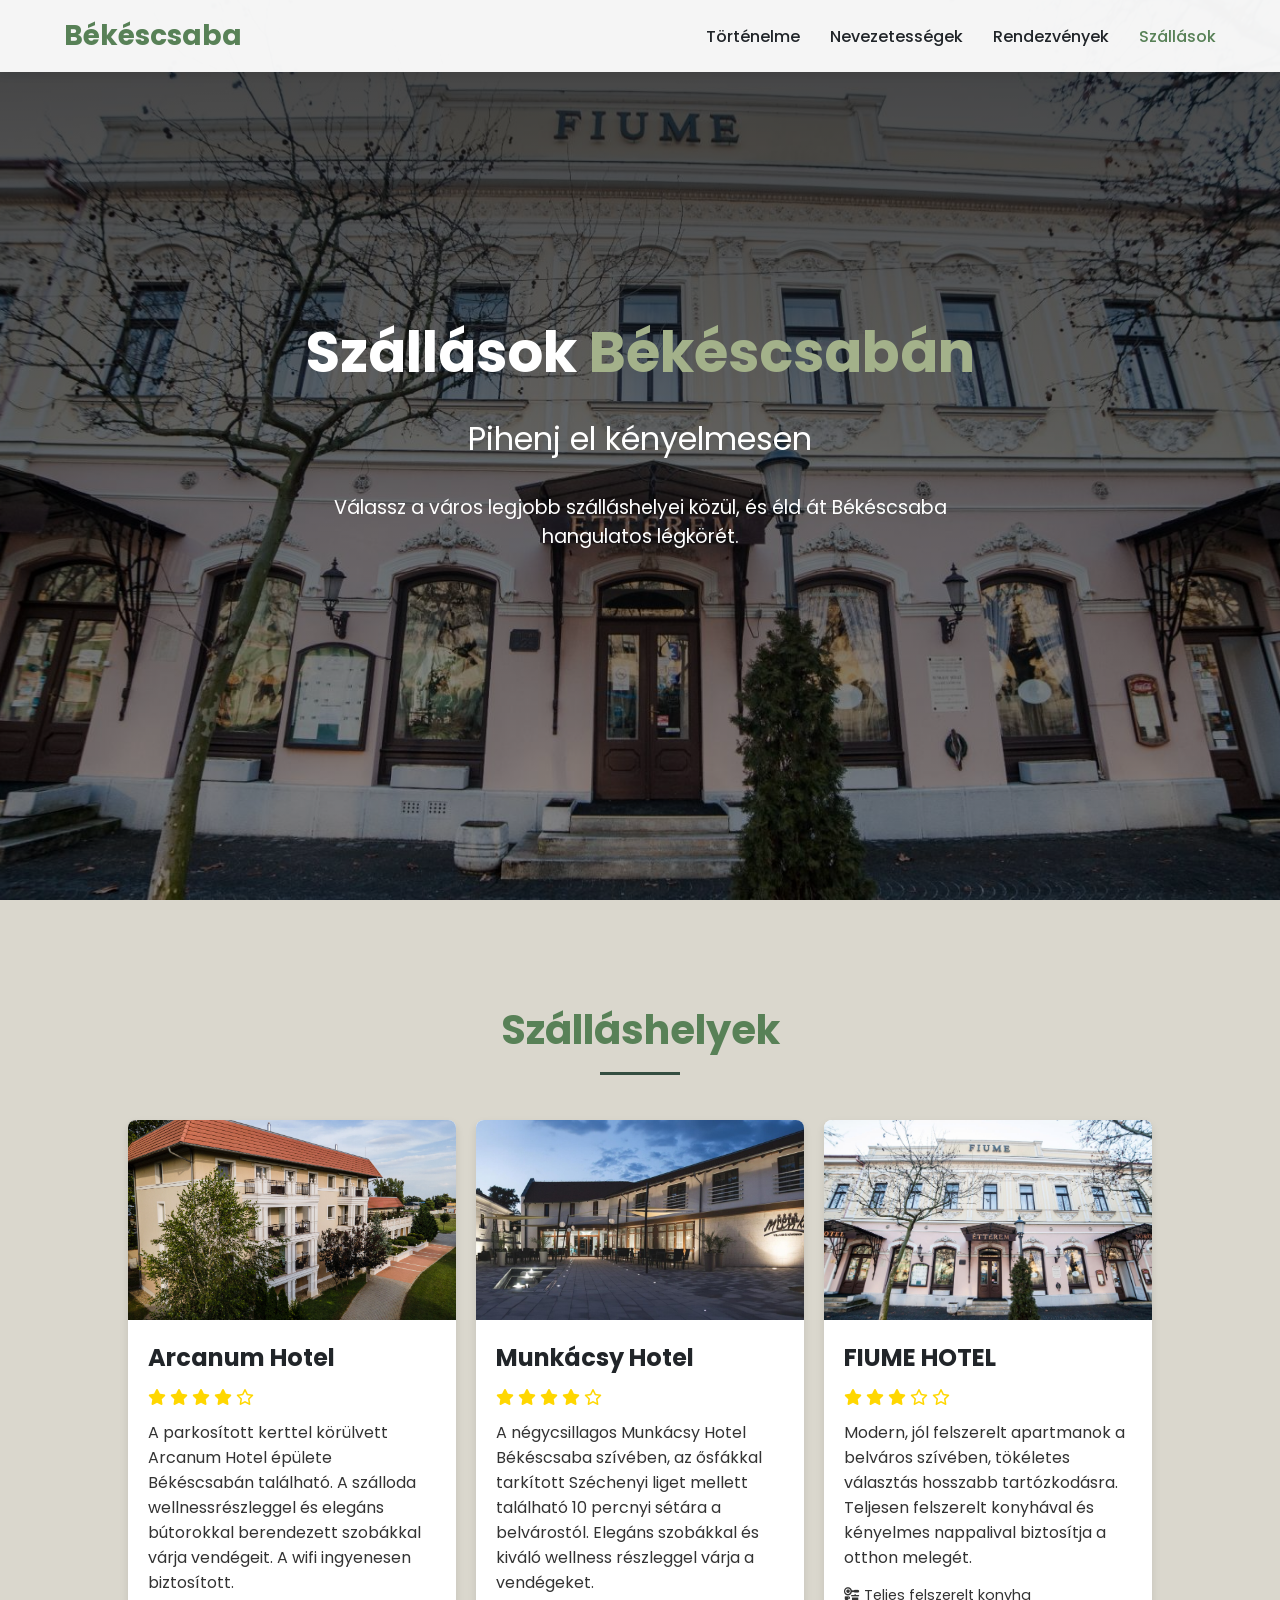
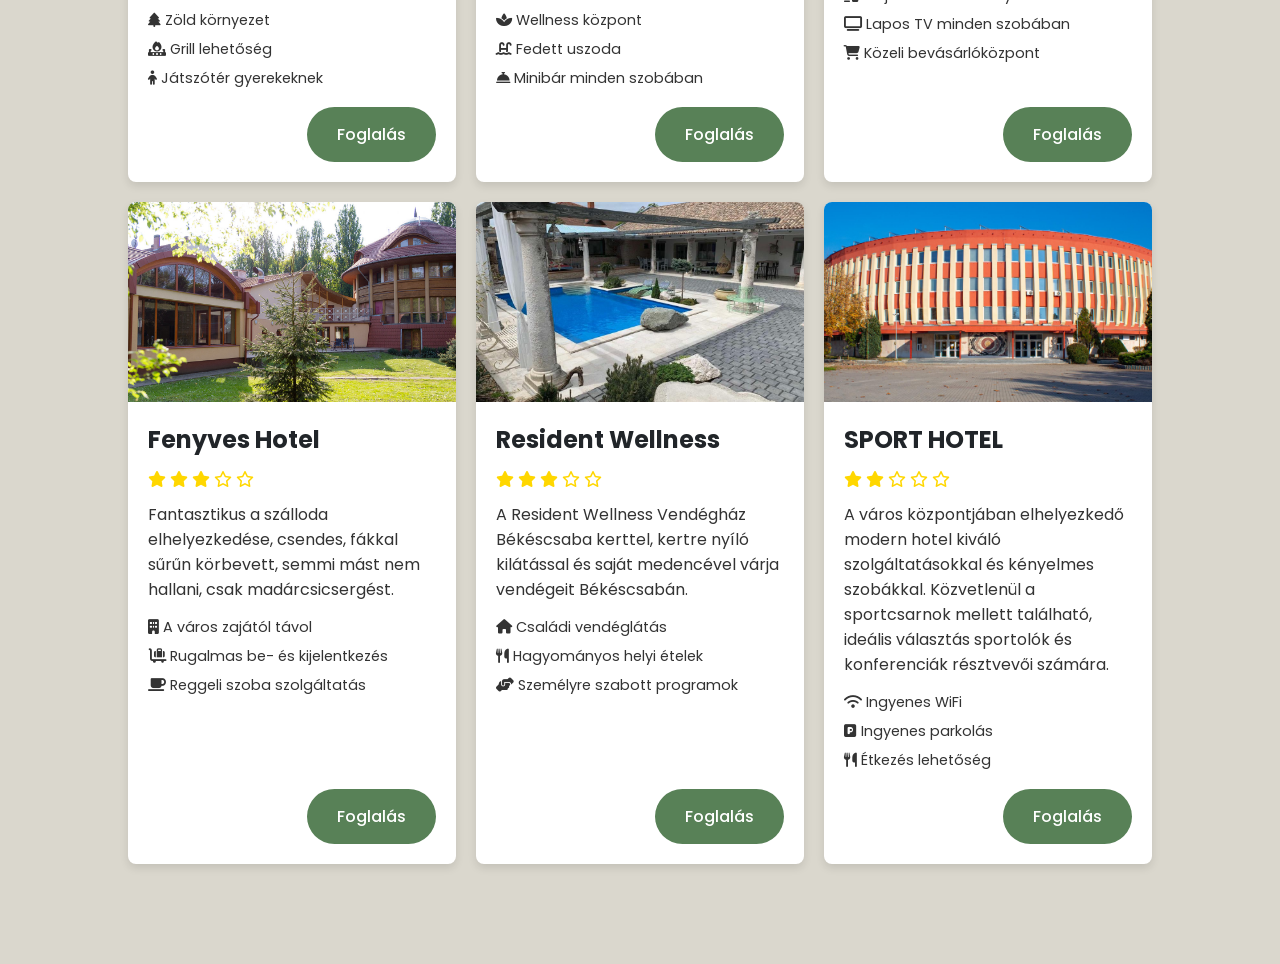
<file: szallasok.html>
<!DOCTYPE html>
<html lang="hu">
<head>
    <meta charset="UTF-8">
    <meta name="viewport" content="width=device-width, initial-scale=1.0">
    <title>Békéscsaba szállásai</title>
    <link rel="icon" href="assets/Bcs_kerek.png">
    <link rel="stylesheet" href="https://cdnjs.cloudflare.com/ajax/libs/font-awesome/6.4.0/css/all.min.css">
    <link href="https://fonts.googleapis.com/css2?family=Poppins:wght@300;400;500;600;700&display=swap" rel="stylesheet">
    <link rel="stylesheet" href="style.css">
</head>
<body>
<!-- Header -->
    <header>
        <a href="index.html" class="logo">Békéscsaba</a>
        <nav class="desktop-nav">
            <ul>
                <li><a href="tortenet.html">Történelme</a></li>
                <li><a href="nevezetessegek.html">Nevezetességek</a></li>
                <li><a href="rendezvenyek.html">Rendezvények</a></li>
                <li><a href="szallasok.html" style="color: #588157;">Szállások</a></li>
            </ul>
        </nav>

        <!-- mobile menu -->
         <button class="mobile-toggle" id="mobileToggle">
            <i class="fas fa-bars"></i>
         </button>
    </header>

    <!-- mobile nav -->
     <nav class="mobile-nav" id="mobileNav">
        <ul>
            <li><a href="tortenet.html">Történelme</a></li>
            <li><a href="nevezetessegek.html">Nevezetességek</a></li>
            <li><a href="rendezvenyek.html">Rendezvények</a></li>
            <li><a href="szallasok.html" style="color: #588157;">Szállások</a></li>
        </ul>
    </nav>
    <div class="mobile-nav-overlay" id="mobileNavOverlay"></div>

    <!-- Hero Section -->
    <section class="hero szallas-hero" >
        <h1>Szállások <span style="color: #A3B18A;">Békéscsabán</span></h1>
        <h2>Pihenj el kényelmesen</h2>
        <p>Válassz a város legjobb szálláshelyei közül, és éld át Békéscsaba hangulatos légkörét.</p>
    </section>

    <!-- Accommodation Content -->
    <section>
        <div class="section-title">
            <h2>Szálláshelyek</h2>
        </div>
        
        <div class="accommodation-cards accommodation-cards-page">
            <div class="accommodation-card animate-on-scroll">
                <div class="accommodation-image">
                    <img src="assets/arcanum.jpg" alt="Arcanum Hotel">
                </div>
                <div class="accommodation-info">
                    <h3>Arcanum Hotel</h3>
                    <div class="rating">
                        <i class="fas fa-star"></i>
                        <i class="fas fa-star"></i>
                        <i class="fas fa-star"></i>
                        <i class="fas fa-star"></i>
                        <i class="far fa-star"></i>
                    </div>
                    <p>A parkosított kerttel körülvett Arcanum Hotel épülete Békéscsabán található. A szálloda wellnessrészleggel és elegáns bútorokkal berendezett szobákkal várja vendégeit. A wifi ingyenesen biztosított.</p>
                    <div class="accommodation-details">
                        <p><i class="fas fa-tree"></i> Zöld környezet</p>
                        <p><i class="fas fa-fire-burner"></i> Grill lehetőség</p>
                        <p><i class="fas fa-child"></i> Játszótér gyerekeknek</p>
                    </div>
                    <a href="https://www.booking.com/hotel/hu/arcanum.hu.html?label=New_Hungarian_HU_HU_27026335825-wlPCTe9zobTDVAegpDTs0QS217291933114%3Apl%3Ata%3Ap1%3Ap2%3Aac%3Aap%3Aneg%3Afi%3Atidsa-64415415025%3Alp9105743%3Ali%3Adec%3Adm&gclid=CjwKCAjw89jGBhB0EiwA2o1OnxrMG_zXa_MBnYN1rHligN1v_1Le8htu8Z4qy7wMdgcMI06xWQLRExoCFd0QAvD_BwE&aid=318615" target="_blank" class="foglalas-button">Foglalás</a>
                </div>
            </div>

            
            <div class="accommodation-card animate-on-scroll">
                <div class="accommodation-image">
                    <img src="assets/Munkacsy-hotel.jpg" alt="Munkácsy Hotel">
                </div>
                <div class="accommodation-info">
                    <h3>Munkácsy Hotel</h3>
                    <div class="rating">
                        <i class="fas fa-star"></i>
                        <i class="fas fa-star"></i>
                        <i class="fas fa-star"></i>
                        <i class="fas fa-star"></i>
                        <i class="far fa-star"></i>
                    </div>
                    <p>A négycsillagos Munkácsy Hotel Békéscsaba szívében, az ősfákkal tarkított Széchenyi liget mellett található 10 percnyi sétára a belvárostól. Elegáns szobákkal és kiváló wellness részleggel várja a vendégeket.</p>
                    <div class="accommodation-details">
                        <p><i class="fas fa-spa"></i> Wellness központ</p>
                        <p><i class="fas fa-swimming-pool"></i> Fedett uszoda</p>
                        <p><i class="fas fa-concierge-bell"></i> Minibár minden szobában</p>
                    </div>
                    <a href="https://www.booking.com/hotel/hu/munkacsy.hu.html?label=New_Hungarian_HU_HU_27026335825-wlPCTe9zobTDVAegpDTs0QS217291933114%3Apl%3Ata%3Ap1%3Ap2%3Aac%3Aap%3Aneg%3Afi%3Atidsa-64415415025%3Alp9105743%3Ali%3Adec%3Adm&gclid=CjwKCAjw89jGBhB0EiwA2o1OnxrMG_zXa_MBnYN1rHligN1v_1Le8htu8Z4qy7wMdgcMI06xWQLRExoCFd0QAvD_BwE&aid=318615" target="_blank" class="foglalas-button">Foglalás</a>
                </div>
            </div>
            
            <div class="accommodation-card animate-on-scroll">
                <div class="accommodation-image">
                    <img src="assets/IMG_1855-1920x990.jpg" alt="Fiume Hotel">
                </div>
                <div class="accommodation-info">
                    <h3>FIUME HOTEL</h3>
                    <div class="rating">
                        <i class="fas fa-star"></i>
                        <i class="fas fa-star"></i>
                        <i class="fas fa-star"></i>
                        <i class="far fa-star"></i>
                        <i class="far fa-star"></i>
                    </div>
                    <p>Modern, jól felszerelt apartmanok a belváros szívében, tökéletes választás hosszabb tartózkodásra. Teljesen felszerelt konyhával és kényelmes nappalival biztosítja a otthon melegét.</p>
                    <div class="accommodation-details">
                        <p><i class="fas fa-kitchen-set"></i> Teljes felszerelt konyha</p>
                        <p><i class="fas fa-tv"></i> Lapos TV minden szobában</p>
                        <p><i class="fas fa-shopping-cart"></i> Közeli bevásárlóközpont</p>
                    </div>
                    <a href="https://www.booking.com/hotel/hu/fiume.hu.html?aid=319854&label=fiume-cOgc5Paw0t8Oel0l4_opCgS466258772041%3Apl%3Ata%3Ap1%3Ap2%3Aac%3Aap%3Aneg%3Afi%3Atikwd-685615829%3Alp9105743%3Ali%3Adec%3Adm%3Appccp%3DUmFuZG9tSVYkc2RlIyh9YfebvPBbIhsA9v88nhiHKmI&sid=0a68bb53970cf74b8871a878336ee9a8&dest_id=-849536&dest_type=city&dist=0&group_adults=2&group_children=0&hapos=1&hpos=1&no_rooms=1&req_adults=2&req_children=0&room1=A%2CA&sb_price_type=total&sr_order=popularity&srepoch=1758903055&srpvid=54b471c5883b0468&type=total&ucfs=1&" target="_blank" class="foglalas-button">Foglalás</a>
                </div>
            </div>
            
            
            
            <div class="accommodation-card animate-on-scroll">
                <div class="accommodation-image">
                    <img src="assets/fenyveshotel.jpg" alt="Fenyves Hotel">
                </div>
                <div class="accommodation-info">
                    <h3>Fenyves Hotel</h3>
                    <div class="rating">
                        <i class="fas fa-star"></i>
                        <i class="fas fa-star"></i>
                        <i class="fas fa-star"></i>
                        <i class="far fa-star"></i>
                        <i class="far fa-star"></i>
                    </div>
                    <p>Fantasztikus a szálloda elhelyezkedése, csendes, fákkal sűrűn körbevett, semmi mást nem hallani, csak madárcsicsergést.</p>
                    <div class="accommodation-details">
                        <p><i class="fas fa-building"></i> A város zajától távol</p>
                        <p><i class="fas fa-luggage-cart"></i> Rugalmas be- és kijelentkezés</p>
                        <p><i class="fas fa-coffee"></i> Reggeli szoba szolgáltatás</p>
                    </div>
                    <a href="https://www.booking.com/hotel/hu/fenyves-ba-c-ka-c-scsaba.hu.html?label=New_Hungarian_HU_HU_27026335825-wlPCTe9zobTDVAegpDTs0QS217291933114%3Apl%3Ata%3Ap1%3Ap2%3Aac%3Aap%3Aneg%3Afi%3Atidsa-64415415025%3Alp9105743%3Ali%3Adec%3Adm&gclid=CjwKCAjw89jGBhB0EiwA2o1On77OMVL24XdXOlihzRkUuXGzQSBdDiCNgB1jZLuRLWF_pcgMA24ChBoC23QQAvD_BwE&aid=318615" target="_blank" class="foglalas-button">Foglalás</a>
                </div>
            </div>
            
            <div class="accommodation-card animate-on-scroll">
                <div class="accommodation-image">
                    <img src="assets/vendeghaz.jpg" alt="Resident Wellness Vendégház">
                </div>
                <div class="accommodation-info">
                    <h3>Resident Wellness</h3>
                    <div class="rating">
                        <i class="fas fa-star"></i>
                        <i class="fas fa-star"></i>
                        <i class="fas fa-star"></i>
                        <i class="far fa-star"></i>
                        <i class="far fa-star"></i>
                    </div>
                    <p>A Resident Wellness Vendégház Békéscsaba kerttel, kertre nyíló kilátással és saját medencével várja vendégeit Békéscsabán.</p>
                    <div class="accommodation-details">
                        <p><i class="fas fa-home"></i> Családi vendéglátás</p>
                        <p><i class="fas fa-utensils"></i> Hagyományos helyi ételek</p>
                        <p><i class="fas fa-hands-helping"></i> Személyre szabott programok</p>
                    </div>
                    <a href="https://www.booking.com/hotel/hu/fenyves-ba-c-ka-c-scsaba.hu.html?label=New_Hungarian_HU_HU_27026335825-wlPCTe9zobTDVAegpDTs0QS217291933114%3Apl%3Ata%3Ap1%3Ap2%3Aac%3Aap%3Aneg%3Afi%3Atidsa-64415415025%3Alp9105743%3Ali%3Adec%3Adm&gclid=CjwKCAjw89jGBhB0EiwA2o1On77OMVL24XdXOlihzRkUuXGzQSBdDiCNgB1jZLuRLWF_pcgMA24ChBoC23QQAvD_BwE&aid=318615" target="_blank" class="foglalas-button">Foglalás</a>
                </div>
            </div>

            <div class="accommodation-card animate-on-scroll">
                <div class="accommodation-image">
                    <img src="assets/sport hotel.jpg" alt="Sport Hotel">
                </div>
                <div class="accommodation-info">
                    <h3>SPORT HOTEL</h3>
                    <div class="rating">
                        <i class="fas fa-star"></i>
                        <i class="fas fa-star"></i>
                        <i class="far fa-star"></i>
                        <i class="far fa-star"></i>
                        <i class="far fa-star"></i>
                    </div>
                    <p>A város központjában elhelyezkedő modern hotel kiváló szolgáltatásokkal és kényelmes szobákkal. Közvetlenül a sportcsarnok mellett található, ideális választás sportolók és konferenciák résztvevői számára.</p>
                    <div class="accommodation-details">
                        <p><i class="fas fa-wifi"></i> Ingyenes WiFi</p>
                        <p><i class="fas fa-parking"></i> Ingyenes parkolás</p>
                        <p><i class="fas fa-utensils"></i> Étkezés lehetőség</p>
                    </div>
                    <a href="https://szallas.hu/sportok-haza-bekescsaba?utm_source=google&utm_medium=cpc&utm_id=22774176643__&gad_source=1&gad_campaignid=22770466049&gbraid=0AAAAAD4PJ1Z1pn1N4HN9Bi60eQoIthmW4&gclid=CjwKCAjw89jGBhB0EiwA2o1Onw4azS-h2RDoFiZlOaDhR6zreBCi6v7AtbUVSGDSQw-SfNwMLgLDwhoC0ZoQAvD_BwE" target="_blank" class="foglalas-button">Foglalás</a>
                </div>
            </div>
        </div>
    </section>

    <script src="index.js"></script>
</body>
</html>
</file>
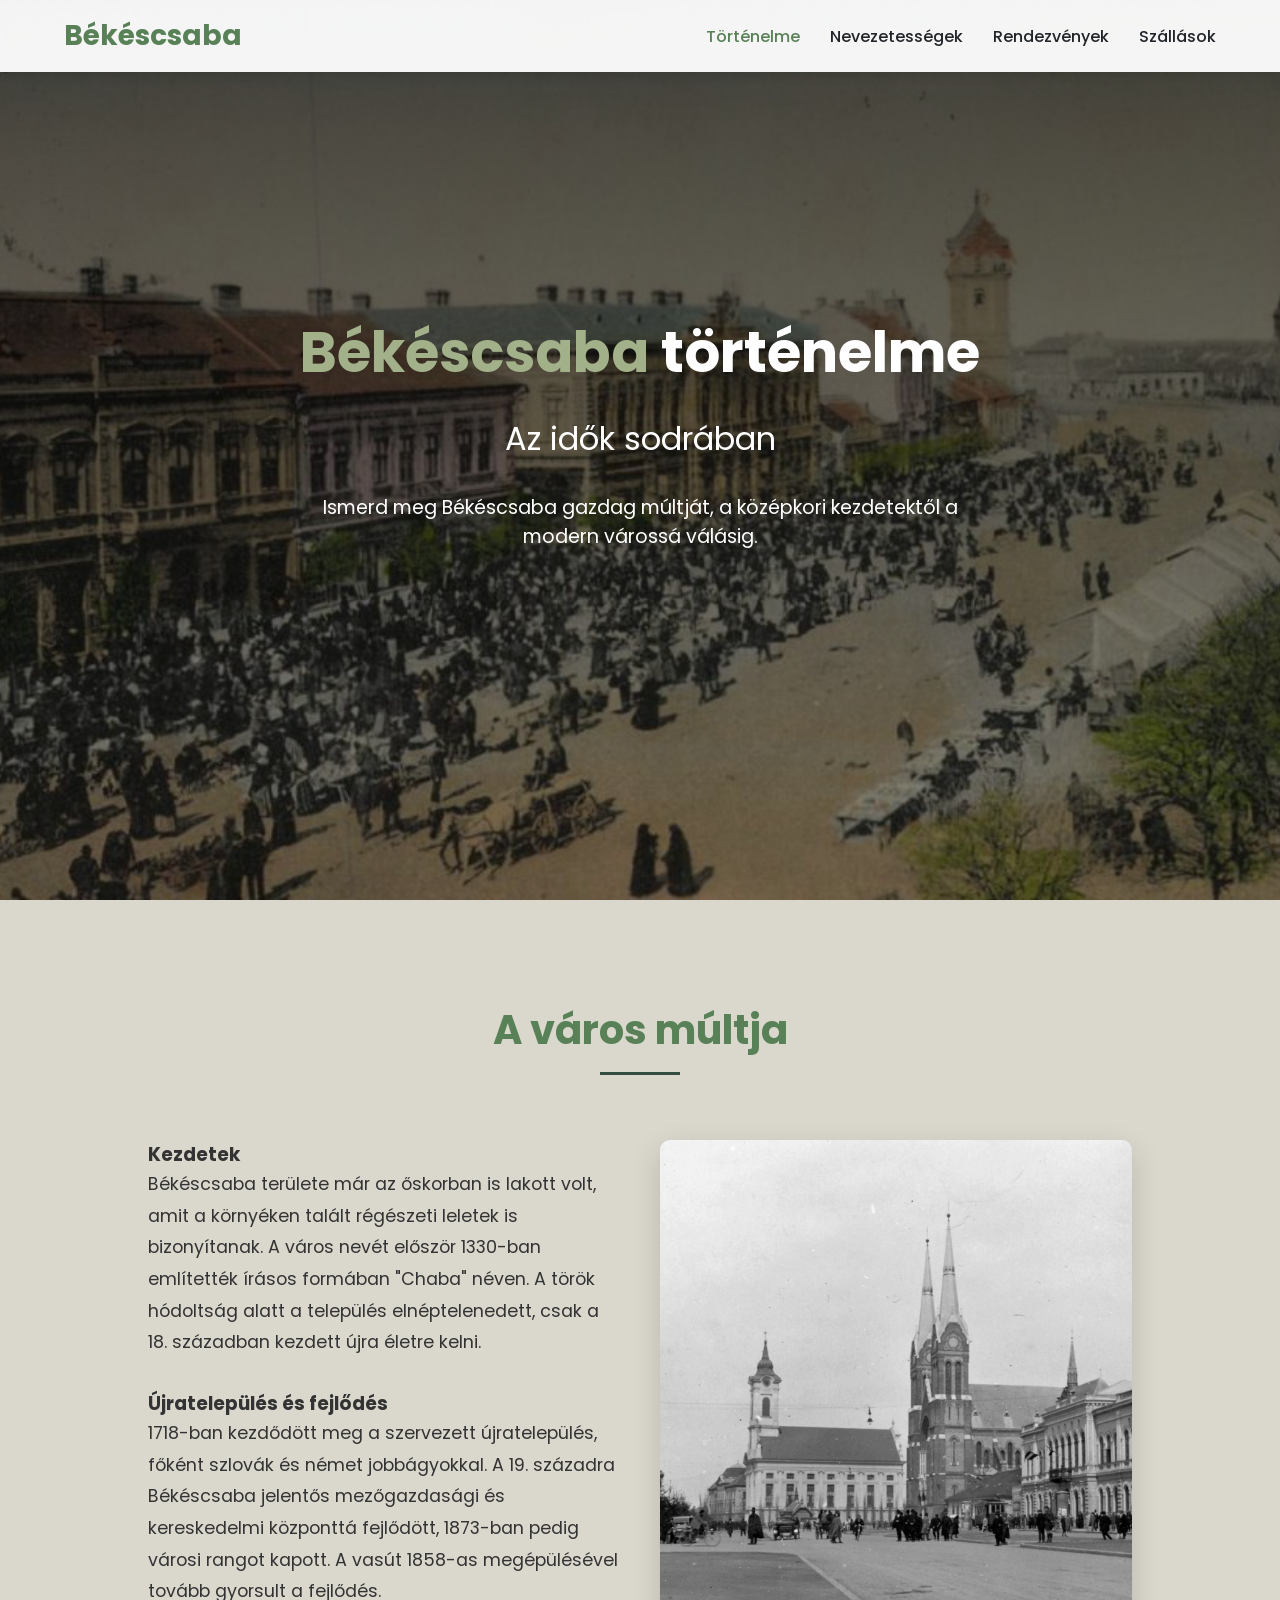
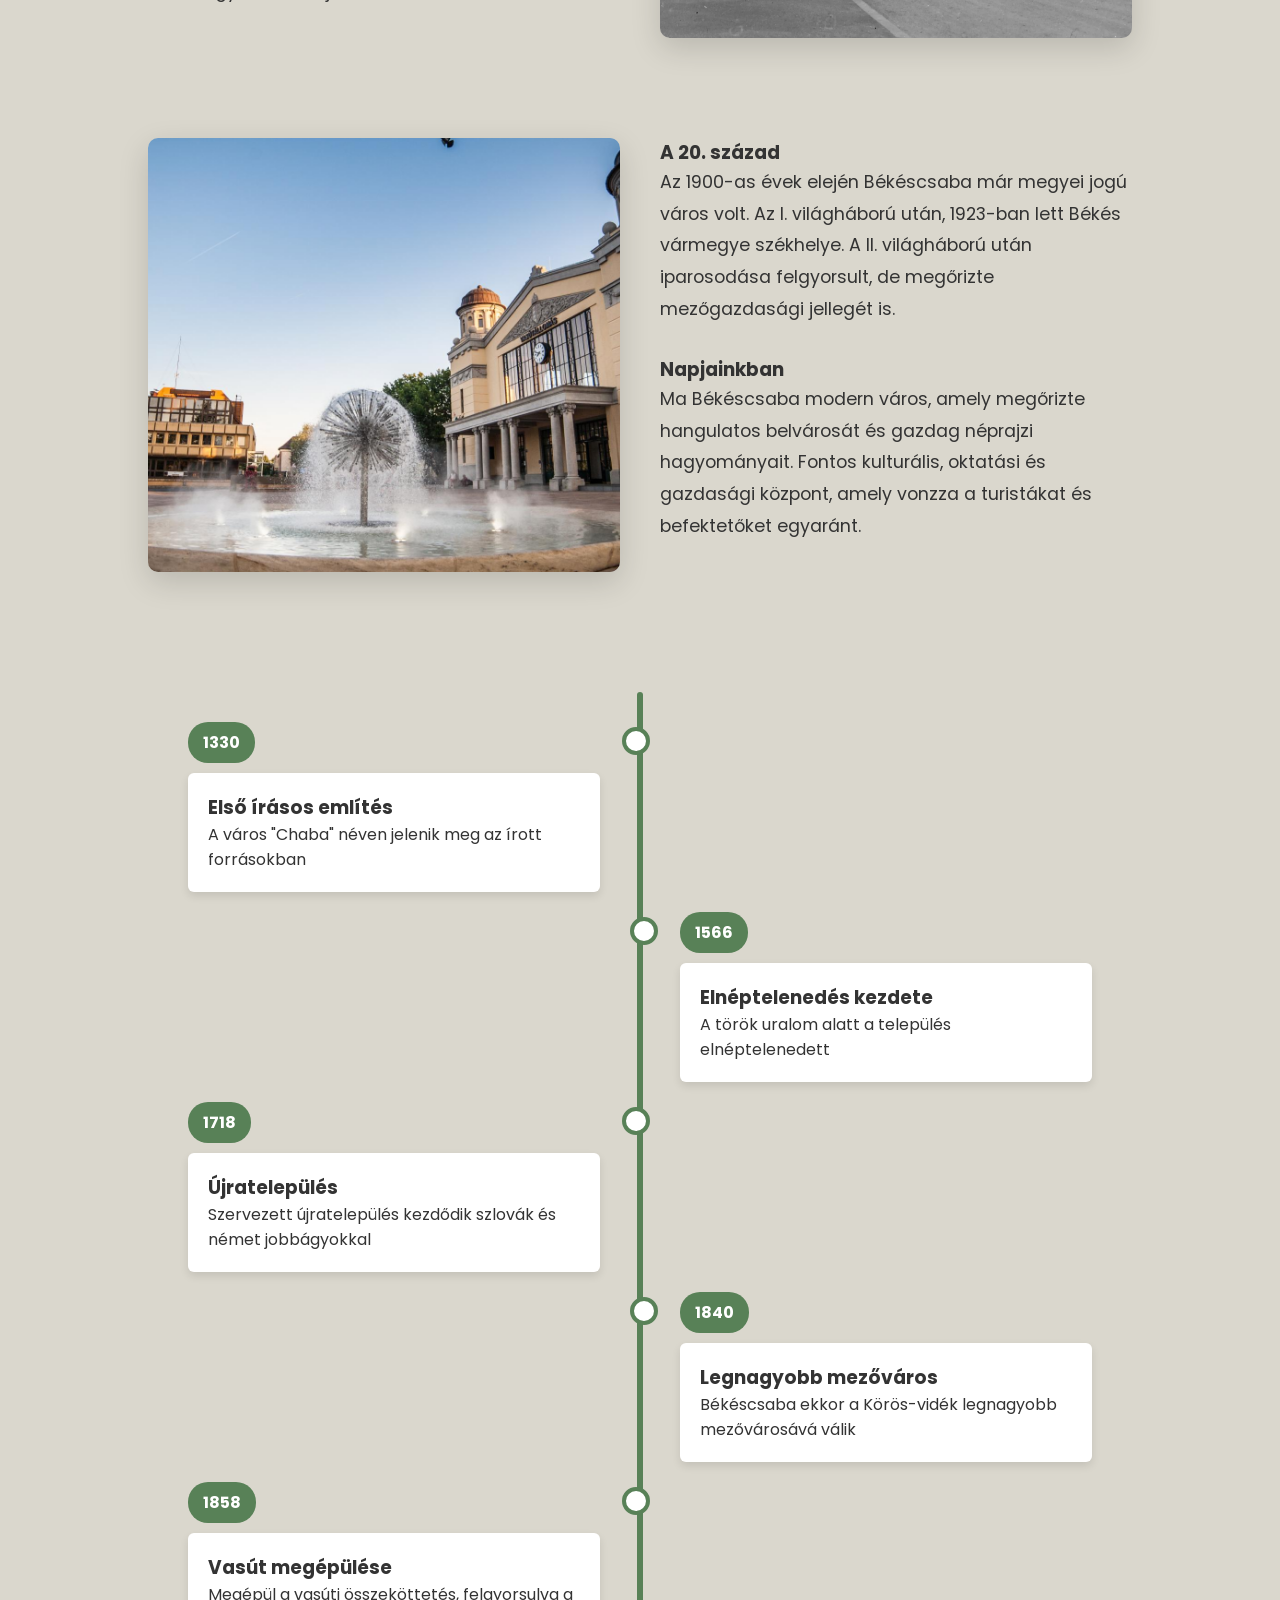
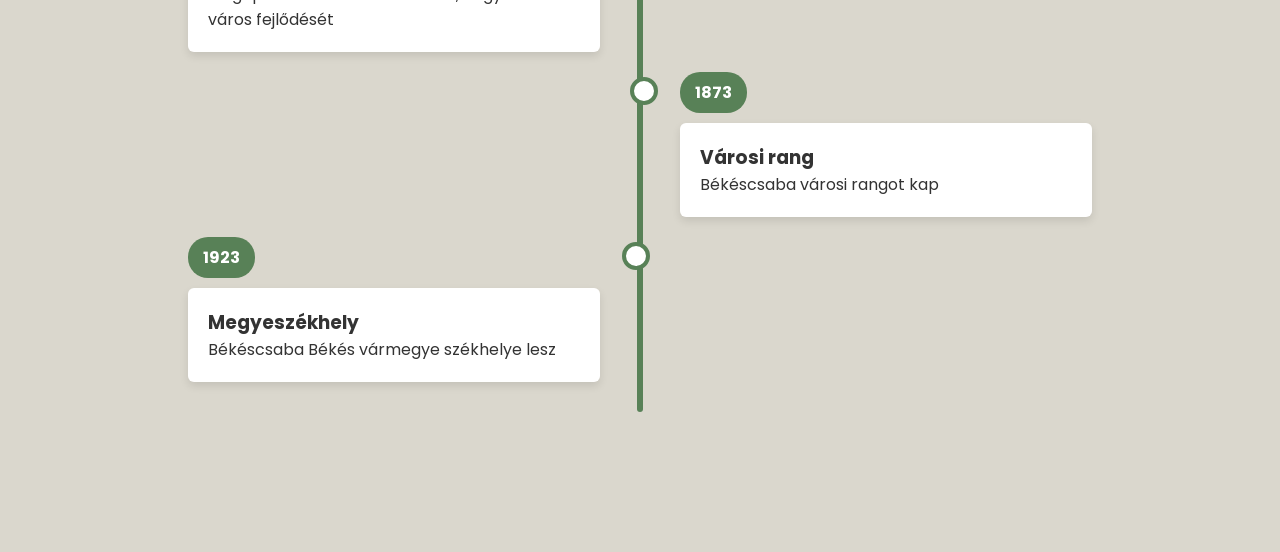
<file: tortenet.html>
<!DOCTYPE html>
<html lang="hu">
<head>
    <meta charset="UTF-8">
    <meta name="viewport" content="width=device-width, initial-scale=1.0">
    <title>Békéscsaba története</title>
    <link rel="icon" href="assets/Bcs_kerek.png">
    <link rel="stylesheet" href="https://cdnjs.cloudflare.com/ajax/libs/font-awesome/6.4.0/css/all.min.css">
    <link href="https://fonts.googleapis.com/css2?family=Poppins:wght@300;400;500;600;700&display=swap" rel="stylesheet">
    <link rel="stylesheet" href="style.css">
</head>
<body>
<!-- Header -->
    <header>
        <a href="index.html" class="logo">Békéscsaba</a>
        <nav class="desktop-nav">
            <ul>
                <li><a href="tortenet.html" style="color: #588157;">Történelme</a></li>
                <li><a href="nevezetessegek.html">Nevezetességek</a></li>
                <li><a href="rendezvenyek.html">Rendezvények</a></li>
                <li><a href="szallasok.html">Szállások</a></li>
            </ul>
        </nav>

        <!-- mobile menu -->
         <button class="mobile-toggle" id="mobileToggle">
            <i class="fas fa-bars"></i>
         </button>
    </header>

    <!-- mobile nav -->
     <nav class="mobile-nav" id="mobileNav">
        <ul>
            <li><a href="tortenet.html" style="color: #588157;">Történelme</a></li>
            <li><a href="nevezetessegek.html">Nevezetességek</a></li>
            <li><a href="rendezvenyek.html">Rendezvények</a></li>
            <li><a href="szallasok.html">Szállások</a></li>
        </ul>
    </nav>
    <div class="mobile-nav-overlay" id="mobileNavOverlay"></div>

    <!-- Hero Section -->
    <section class="hero tortenet-hero">
        <h1> <span style="color: #A3B18A;">Békéscsaba</span> történelme</h1>
        <h2>Az idők sodrában</h2>
        <p>Ismerd meg Békéscsaba gazdag múltját, a középkori kezdetektől a modern várossá válásig.</p>
    </section>

    <!-- History Content -->
    <section>
        <div class="section-title">
            <h2>A város múltja</h2>
        </div>
        
        <div class="history-content">
            <div class="history-1">
                <div class="left history-text">
                    <h3>Kezdetek</h3>
                <p>Békéscsaba területe már az őskorban is lakott volt, amit a környéken talált régészeti leletek is bizonyítanak. A város nevét először 1330-ban említették írásos formában "Chaba" néven. A török hódoltság alatt a település elnéptelenedett, csak a 18. században kezdett újra életre kelni.</p>
                
                <h3>Újratelepülés és fejlődés</h3>
                <p>1718-ban kezdődött meg a szervezett újratelepülés, főként szlovák és német jobbágyokkal. A 19. századra Békéscsaba jelentős mezőgazdasági és kereskedelmi központtá fejlődött, 1873-ban pedig városi rangot kapott. A vasút 1858-as megépülésével tovább gyorsult a fejlődés.</p>
                </div>
                
                <div class="right animate-on-scroll history-image">
                    <img src="assets/Bekescsaba-polgarvaros-scaled.png" alt="Történelmi kép Békéscsabáról">
                </div>
            </div>
            
            <div class="history-2">
                <div class="left animate-on-scroll history-image">
                    <img src="assets/napjainkban.jpg" alt="Békéscsaba napjainkban" >
                </div>

                <div class="right history-text">
                    <h3>A 20. század</h3>
                    <p>Az 1900-as évek elején Békéscsaba már megyei jogú város volt. Az I. világháború után, 1923-ban lett Békés vármegye székhelye. A II. világháború után iparosodása felgyorsult, de megőrizte mezőgazdasági jellegét is.</p>
                
                    <h3>Napjainkban</h3>
                    <p>Ma Békéscsaba modern város, amely megőrizte hangulatos belvárosát és gazdag néprajzi hagyományait. Fontos kulturális, oktatási és gazdasági központ, amely vonzza a turistákat és befektetőket egyaránt.</p>
                </div>
            </div>
        </div>
        
        <div class="timeline animate-on-scroll">
            <div class="timeline-item">
                <div class="timeline-date">1330</div>
                <div class="timeline-content">
                    <h3>Első írásos említés</h3>
                    <p>A város "Chaba" néven jelenik meg az írott forrásokban</p>
                </div>
            </div>
            
            <div class="timeline-item">
                <div class="timeline-date">1566</div>
                <div class="timeline-content">
                    <h3>Elnéptelenedés kezdete</h3>
                    <p>A török uralom alatt a település elnéptelenedett</p>
                </div>
            </div>

            <div class="timeline-item">
                <div class="timeline-date">1718</div>
                <div class="timeline-content">
                    <h3>Újratelepülés</h3>
                    <p>Szervezett újratelepülés kezdődik szlovák és német jobbágyokkal</p>
                </div>
            </div>

            <div class="timeline-item">
                <div class="timeline-date">1840</div>
                <div class="timeline-content">
                    <h3>Legnagyobb mezőváros</h3>
                    <p>Békéscsaba ekkor a Körös-vidék legnagyobb mezővárosává válik</p>
                </div>
            </div>
            
            <div class="timeline-item">
                <div class="timeline-date">1858</div>
                <div class="timeline-content">
                    <h3>Vasút megépülése</h3>
                    <p>Megépül a vasúti összeköttetés, felgyorsulva a város fejlődését</p>
                </div>
            </div>
            
            <div class="timeline-item">
                <div class="timeline-date">1873</div>
                <div class="timeline-content">
                    <h3>Városi rang</h3>
                    <p>Békéscsaba városi rangot kap</p>
                </div>
            </div>
            
            <div class="timeline-item">
                <div class="timeline-date">1923</div>
                <div class="timeline-content">
                    <h3>Megyeszékhely</h3>
                    <p>Békéscsaba Békés vármegye székhelye lesz</p>
                </div>
            </div>
        </div>
    </section>

    <script src="index.js"></script>
</body>
</html>
</file>
<file: style.css>
* {
    margin: 0;
    padding: 0;
    box-sizing: border-box;
    font-family: 'Poppins', sans-serif;
}

:root {
    --primary: #588157;
    --secondary: #344E41;
    --light: #DAD7CD;
    --dark: #212529;
    --text: #333;
    --transition: all 0.3s ease;
}

body {
    background-color: var(--light);
    color: var(--text);
    overflow-x: hidden;
}

/* Header Styles */
header {
    background-color: rgba(255, 255, 255, 0.95);
    box-shadow: 0 2px 10px rgba(0, 0, 0, 0.1);
    position: fixed;
    width: 100%;
    z-index: 1000;
    padding: 15px 5%;
    display: flex;
    justify-content: space-between;
    align-items: center;
}

.logo {
    font-size: 28px;
    font-weight: 700;
    color: var(--primary);
    text-decoration: none;
    display: flex;
    align-items: center;
    transition: transform 10s ease;

}

.logo:hover {
    transform: rotate(36000deg);
}

/* deskstop navigation */

.desktop-nav ul {
    display: flex;
    list-style: none;
}

.desktop-nav ul li {
    margin-left: 30px;
}

.desktop-nav ul li a {
    text-decoration: none;
    color: var(--dark);
    font-weight: 500;
    transition: var(--transition);
    position: relative;
}

.desktop-nav ul li a:hover {
    color: var(--primary);
}

.desktop-nav ul li a::after {
    content: '';
    position: absolute;
    bottom: -5px;
    left: 0;
    width: 0;
    height: 2px;
    background-color: var(--primary);
    transition: var(--transition);
}

.desktop-nav ul li a:hover::after {
    width: 100%;
}

/* Mobile Menu Toggle */
        .mobile-toggle {
            display: none;
            background: none;
            border: none;
            font-size: 24px;
            color: var(--primary);
            cursor: pointer;
            z-index: 1001;
        }

        /* Mobile Navigation */
        .mobile-nav {
            position: fixed;
            top: 0;
            right: -100%;
            width: 80%;
            max-width: 300px;
            height: 100vh;
            background-color: white;
            box-shadow: -5px 0 15px rgba(0, 0, 0, 0.1);
            transition: var(--transition);
            z-index: 999;
            padding: 80px 20px 20px;
            overflow-y: auto;
        }

        .mobile-nav.active {
            right: 0;
        }

        .mobile-nav ul {
            list-style: none;
        }

        .mobile-nav ul li {
            margin-bottom: 15px;
        }

        .mobile-nav ul li a {
            display: block;
            text-decoration: none;
            color: var(--dark);
            font-weight: 500;
            padding: 12px 15px;
            border-radius: 5px;
            transition: var(--transition);
        }

        .mobile-nav ul li a:hover,
        .mobile-nav ul li a.active {
            background-color: var(--primary);
            color: white;
        }

        .mobile-nav-overlay {
            position: fixed;
            top: 0;
            left: 0;
            width: 100%;
            height: 100%;
            background-color: rgba(0, 0, 0, 0.5);
            z-index: 998;
            opacity: 0;
            visibility: hidden;
            transition: var(--transition);
        }

        .mobile-nav-overlay.active {
            opacity: 1;
            visibility: visible;
        }


/* Hero Section */
.hero {
    height: 100vh;
    background: linear-gradient(rgba(0, 0, 0, 0.75), rgba(0, 0, 0, 0.4)), url(assets/alap2.jpg) no-repeat center center/cover;
    
    display: flex;
    flex-direction: column;
    justify-content: center;
    align-items: center;
    text-align: center;
    color: white;
    padding: 0 20px;
}

.hero h1 {
    font-size: 3.5rem;
    margin-bottom: 20px;
    opacity: 0;
    transform: translateY(20px);
    animation: fadeInUp 1s forwards 0.5s;
}

.hero h2 {
    font-size: 2rem;
    font-weight: 400;
    margin-bottom: 30px;
    opacity: 0;
    transform: translateY(20px);
    animation: fadeInUp 1s forwards 0.8s;
}

.hero p {
    font-size: 1.2rem;
    max-width: 700px;
    margin-bottom: 40px;
    opacity: 0;
    transform: translateY(20px);
    animation: fadeInUp 1s forwards 1.1s;
}

.cta-button {
    display: inline-block;
    padding: 15px 30px;
    background: var(--primary);
    color: white;
    text-decoration: none;
    border-radius: 50px;
    font-weight: 500;
    transition: var(--transition);
    opacity: 0;
    transform: translateY(20px);
    animation: fadeInUp 1s forwards 1.4s;
}

.cta-button:hover {
    background: var(--secondary);
    transform: translateY(-3px);
    box-shadow: 0 10px 20px rgba(0, 0, 0, 0.2);
}

/* Sections */
section {
    padding: 100px 10%;
    scroll-margin-top: 80px;
}

.section-title {
    text-align: center;
    margin-bottom: 60px;
    position: relative;
}

.section-title h2 {
    font-size: 2.5rem;
    color: var(--primary);
    margin-bottom: 15px;
}

.section-title::after {
    content: '';
    position: absolute;
    bottom: -15px;
    left: 50%;
    transform: translateX(-50%);
    width: 80px;
    height: 3px;
    background: var(--secondary);
}

/* History Section */
.history-content {
    align-items: center;
}

.history-1,
.history-2 {
    display: flex;
    gap: 40px;
    margin-bottom: 60px;
}

.history-image {
    flex: 1;
    border-radius: 10px;
    overflow: hidden;
    box-shadow: 0 10px 30px rgba(0, 0, 0, 0.15);
    opacity: 0;
    transform: translateX(50px);
    display: flex;
    align-items: stretch;
}

.history-content img {
    width: 100%;
    height: 100%;
    object-fit: cover;
    transition: var(--transition);
    transform: scale(1.05);
    display: block;
}

.history-image:hover img {
    transform: scale(1.10);
}

.history-content p {
    font-size: 1.1rem;
    line-height: 1.8;
    margin-bottom: 30px;
}



/* Attractions Section */
#nevezetessegek .attractions-grid {
    grid-template-columns: repeat(2, 1fr);
    gap: 30px;
}

@media screen and (max-width: 768px) {
    #nevezetessegek .attractions-grid {
        grid-template-columns: 1fr;
    }
}

.attraction-card:hover {
    transform: translateY(-10px);
    box-shadow: 0 15px 30px rgba(0, 0, 0, 0.15);
}

.attraction-image {
        height: 200px;
        overflow: hidden;
    }

.attraction-image img {
    width: 100%;
    height: 100%;
    object-fit: cover;
    transition: var(--transition);
}

.attraction-card:hover .attraction-image img {
    transform: scale(1.1);                                                                                  
}

.attraction-info {
    padding: 20px;
}

.attraction-info h3 {
    font-size: 1.5rem;
    margin-bottom: 10px;
    color: var(--primary);
}

#nevezetessegek{
    background-color: #F8F7F0;
}

/* Events Section */
.events-container {
    display: flex;
    flex-direction: column;
    gap: 30px;
}

.events-container:hover{
    transform: skew(-5deg);
    transition: var(--transition);
}

.event-item {
    display: flex;
    background: white;
    border-radius: 10px;
    overflow: hidden;
    box-shadow: 0 5px 15px rgba(0, 0, 0, 0.1);
    opacity: 0;
    transform: translateX(-50px);
}

.event-date {
    width: 130px;
    background: var(--primary);
    color: white;
    display: flex;
    flex-direction: column;
    justify-content: center;
    align-items: center;
    padding: 20px;
}

.event-date .day {
    font-size: 2rem;
    font-weight: 700;
}

.event-info {
    padding: 20px;
    flex: 1;
}

.event-info h3 {
    font-size: 1.5rem;
    margin-bottom: 10px;
    color: var(--primary);
}

/* Accommodation Section */
.accommodation-cards {
    display: grid;
    grid-template-columns: repeat(auto-fit, minmax(250px, 1fr));
    gap: 30px;
}

@media screen and (max-width: 1050px) {
    .accommodation-cards {
        grid-template-columns: 1fr;
    }
}

.accommodation-card {
    background: white;
    border-radius: 10px;
    overflow: hidden;
    box-shadow: 0 5px 15px rgba(0, 0, 0, 0.1);
    transition: var(--transition);
    opacity: 0;
    transform: translateY(50px);
}

.accommodation-card:hover {
    transform: translateY(-10px);
    box-shadow: 0 15px 30px rgba(0, 0, 0, 0.15);
}

.accommodation-image {
    height: 200px;
    overflow: hidden;
}

.accommodation-image img {
    width: 100%;
    height: 100%;
    object-fit: cover;
    transition: var(--transition);
}

.accommodation-card:hover .accommodation-image img {
    transform: scale(1.1);
}

.accommodation-info {
    padding: 20px;
}

.accommodation-info h3 {
    font-size: 1.5rem;
    margin-bottom: 10px;
    color: var(--primary);
}

.rating {
    color: #ffc107;
    margin-bottom: 10px;
}

#szallasok{
    background-color: #F8F7F0;
}


/* Animations */
@keyframes fadeInUp {
    to {
        opacity: 1;
        transform: translateY(0);
    }
}

.animate-on-scroll {
    opacity: 0;
    transform: translateY(50px);
    transition: opacity 0.8s ease, transform 0.8s ease;
}

.is-visible {
    opacity: 1;
    transform: translateY(0);
}

/* Responsive Design */
@media (max-width: 992px) {
    .history-content {
        flex-direction: column;
    }
    
    .event-item {
        flex-direction: column;
    }
    
    .event-date {
        flex-direction: row;
        justify-content: center;
        gap: 10px;
        min-width: auto;
        padding: 10px;
    }

    .event-date{
        width: 100%;
        height: 100px;
    }
}

@media (max-width: 768px) {
    .desktop-nav {
        display: none;
    }

    .mobile-toggle {
        display: block;
    }
    
    .hero h1 {
        font-size: 2.5rem;
    }
    
    .hero h2 {
        font-size: 1.5rem;
    }
    
    section {
        padding: 80px 5%;
    }

}

@media (min-width: 769px) {
            .mobile-nav {
                display: none;
            }
        }





/* + */

.tortenet-hero {
    background: linear-gradient(rgba(0, 0, 0, 0.75), rgba(0, 0, 0, 0.4)), url(assets/regen.jpg) no-repeat center center/cover;
}
.rendezvenyek-hero {
    background: linear-gradient(rgba(0, 0, 0, 0.75), rgba(0, 0, 0, 0.4)), url(assets/csabakolb.jpg) no-repeat center center/cover;
}
.szallas-hero {
    background: linear-gradient(rgba(0, 0, 0, 0.75), rgba(0, 0, 0, 0.4)), url(assets/IMG_1855-1920x990.jpg) no-repeat center center/cover;
}
.nevezetessegek-hero {
    background: linear-gradient(rgba(0, 0, 0, 0.75), rgba(0, 0, 0, 0.4)), url(assets/alap3.jpg) no-repeat center center/cover;
}

/* Active link style */
nav ul li a.active {
    color: var(--primary);
}

nav ul li a.active::after {
    width: 100%;
}

/* Timeline styles */
.timeline {
    position: relative;
    max-width: 1200px;
    margin: 40px auto;
    padding: 20px;
}

.timeline::after {
    content: '';
    position: absolute;
    width: 6px;
    background-color: var(--primary);
    top: 0;
    bottom: 0;
    left: 50%;
    margin-left: -3px;
    border-radius: 10px;
}

.timeline-item {
    padding: 10px 40px;
    position: relative;
    width: 50%;
    box-sizing: border-box;
}

.timeline-item:nth-child(odd) {
    left: 0;
}

.timeline-item:nth-child(even) {
    left: 50%;
}

.timeline-date {
    padding: 8px 15px;
    background-color: var(--primary);
    color: white;
    border-radius: 20px;
    font-weight: bold;
    display: inline-block;
    margin-bottom: 10px;
}

.timeline-content {
    padding: 20px;
    background-color: white;
    border-radius: 6px;
    box-shadow: 0 4px 8px rgba(0, 0, 0, 0.1);
}

.timeline-item::after {
    content: '';
    position: absolute;
    width: 20px;
    height: 20px;
    background-color: white;
    border: 4px solid var(--primary);
    border-radius: 50%;
    top: 15px;
    z-index: 1;
}

.timeline-item:nth-child(odd)::after {
    right: -10px;
}

.timeline-item:nth-child(even)::after {
    left: -10px;
}

/* History content */
.history-content {
    display: flex;
    flex-wrap: wrap;
    gap: 40px;
    max-width: 1200px;
    margin: 0 auto;
    padding: 20px;
}

@media (max-width: 900px) {
    .history-content {
        flex-direction: column;
        gap: 30px;
        padding: 15px;
    }
    .history-1, .history-2 {
        flex-direction: column;
        gap: 24px;
        margin-bottom: 40px;
    }
    .history-text, .history-image {
        min-width: 0;
        width: 100%;
        flex: unset;
    }
    .history-image img {
        height: auto;
        min-height: 180px;
        max-height: 320px;
        object-fit: cover;
    }
}

@media (max-width: 600px) {
    .history-content {
        padding: 8px;
        gap: 18px;
    }
    .history-1, .history-2 {
        gap: 14px;
        margin-bottom: 24px;
    }
    .history-text {
        font-size: 1rem;
        padding: 0 2px;
    }
    .history-image img {
        min-height: 120px;
        max-height: 180px;
        border-radius: 6px;
    }
}

.history-text {
    flex: 1;
    min-width: 300px;
}

.history-image {
    flex: 1;
    min-width: 300px;
}

.history-image img {
    width: 100%;
    border-radius: 8px;
    box-shadow: 0 4px 8px rgba(0, 0, 0, 0.1);
}

/* Attractions grid */
.attractions-grid {
    display: grid;
    grid-template-columns: repeat(auto-fill, minmax(350px, 1fr));
    gap: 30px;
    max-width: 1200px;
    margin: 0 auto;
    padding: 20px;
}

.attraction-card {
    background: white;
    border-radius: 8px;
    overflow: hidden;
    box-shadow: 0 4px 8px rgba(0, 0, 0, 0.1);
    transition: transform 0.3s ease;
}

.attraction-card:hover {
    transform: translateY(-5px);
}

.attraction-image img {
    width: 100%;
    height: 200px;
    object-fit: cover;
}

.attraction-info {
    padding: 20px;
}

.attraction-info h3 {
    margin-top: 0;
    color: var(--dark);
}

.attraction-detail {
    margin: 8px 0;
    color: var(--gray);
    font-size: 0.9rem;
}

#leiras {
    background-color: #F8F7F0;
    display: none ;
    text-align: justify;
}
html {
  scroll-behavior: smooth;
}
.eltunt {
    display: none;
    /* scroll-behavior: smooth; */
}
#leiras p {
    margin-bottom: 2vw;
    font-size: 1rem;
}
#bezar {
    display: none;
    transition: all 2s;
    /* scroll-behavior: smooth; */


}
.attraction-info {
    /* position: relative; */
    padding-bottom: 5vw;
}
.gomb {
    cursor: pointer;
    background-color: #799e78;
    border: none;
    font-size:20px;
    padding: 10px 15px;
    border-radius: 30%;
    box-shadow: 0 0.2vw 0.5vw rgba(0, 0, 0, 0.2);
    color: white;
    text-decoration: none;
    display: inline-block;
    display: block;
    position:absolute;
    bottom: 15px;
    right: 15px;
}
#bezar {
    position: relative;
    text-decoration: none;
    background-color: #799e78;
    color: white;
    font-size:16px;
    border-radius: 20px;
    top: 0;
    left: 0;
    width: 80px;
    padding: 5px 18px;
    box-shadow: 0 0.2vw 0.5vw rgba(0, 0, 0, 0.2);
    transition: none;

}
#bezar:hover {
    background-color: #5c7a5f;
    box-shadow: 0 0.2vw 0.5vw rgba(0, 0, 0, 0.4);

    
}

.gomb:hover {
    background-color: #5c7a5f;
    
}
.kep_ {
    width: 300px;
    margin-bottom: 2vw;
    object-fit: cover;
    border: #A3B18A solid 0.3vw; 
    padding: 0.4vw;
    border-radius: 1vw;
}

.jobb {
    margin-left: 2vw;

    float: right;
}
.bal {
    margin-right: 2vw;

    float: left;
}

@media screen and (max-width: 1200px) {
    .kep_ {
        width: 250px;
        max-width: 250px;
    }
    
}

@media screen and (max-width: 768px) {
    .jobb, .bal {
        float: none;
        display: block;
        margin: 0 auto 2vw auto;
    }
    .kep_ {
        width: 80%;
        max-width: 300px;
    }
    
}


/* Events container */
.events-container {
    max-width: 800px;
    margin: 0 auto;
    padding: 20px;
}

.event-item {
    display: flex;
    margin-bottom: 30px;
    background: white;
    border-radius: 8px;
    overflow: hidden;
    box-shadow: 0 4px 8px rgba(0, 0, 0, 0.1);
}

.event-date {
    display: flex;
    flex-direction: column;
    align-items: center;
    justify-content: center;
    background-color: var(--primary);
    color: white;
    padding: 20px;
    min-width: 100px;
}

.event-date .day {
    font-size: 2rem;
    font-weight: bold;
}

.event-date .month {
    font-size: 1.2rem;
}

.event-info {
    padding: 20px;
    flex: 1;
}

.event-info h3 {
    margin-top: 0;
    color: var(--dark);
}

.event-detail {
    margin: 8px 0;
    color: var(--gray);
    font-size: 0.9rem;
}

/* Annual events */
.annual-events {
    display: grid;
    grid-template-columns: repeat(4, 1fr);
    gap: 20px;
    max-width: 1200px;
    margin: 0 auto;
    padding: 20px;
}

.annual-event {
    background: white;
    padding: 20px;
    border-radius: 8px;
    text-align: center;
    box-shadow: 0 4px 8px rgba(0, 0, 0, 0.1);
}

.annual-event h3 {
    color: var(--primary);
    margin-top: 0;
}

/* Accommodation cards */

.accommodation-cards-page {
    display: grid;
    grid-template-columns: repeat(auto-fill, minmax(300px, 1fr));
    gap: 20px;
}

.accommodation-card {
    background: white;
    border-radius: 8px;
    overflow: hidden;
    box-shadow: 0 4px 8px rgba(0, 0, 0, 0.1);
}

.accommodation-image img {
    width: 100%;
    height: 200px;
    object-fit: cover;
}

.accommodation-info {
    padding: 20px;
}

.accommodation-info h3 {
    margin-top: 0;
    color: var(--dark);
}

.rating {
    color: #FFD700;
    margin: 10px 0;
}

.accommodation-details {
    margin: 15px 0;
    padding-bottom: 50px;
}

.accommodation-details p {
    margin: 8px 0;
    color: var(--gray);
    font-size: 0.9rem;
}

.accommodation-cards .foglalas-button {
    position: fixed;
    bottom: 20px;
    right: 20px;
    display: inline-block;
    padding: 15px 30px;
    background: var(--primary);
    color: white;
    text-decoration: none;
    border-radius: 50px;
    font-weight: 500;
    transition: var(--transition);
    opacity: 0;
    transform: translateY(20px);
    animation: fadeInUp 1s forwards 1.4s;
}

.foglalas-button:hover {
    background: var(--secondary);
    transform: translateY(-3px);
    box-shadow: 0 10px 20px rgba(0, 0, 0, 0.2);
}

/* Responsive styles */
@media screen and (max-width: 768px) {
    .timeline::after {
        left: 31px;
    }
    
    .timeline-item {
        width: 100%;
        padding-left: 70px;
        padding-right: 25px;
        left: 0 !important;
    }
    
    .timeline-item::after {
        left: 21px !important;
    }
    
    .event-item {
        flex-direction: column;
    }
    
    .event-date {
        flex-direction: row;
        justify-content: space-around;
        min-width: auto;
    }

    .annual-events {
        grid-template-columns: repeat(2, 1fr); /* tablet: 2 oszlop */
    }
}


/* Gallery Section Styles */
        .gallery-section {
            padding: 80px 5%;
            background-color: #F8F7F0;
        }
        
        .gallery-container {
            display: grid;
            grid-template-columns: repeat(auto-fill, minmax(250px, 1fr));
            gap: 15px;
            max-width: 1400px;
            margin: 0 auto;
        }
        
        .gallery-item {
            position: relative;
            border-radius: 8px;
            overflow: hidden;
            box-shadow: 0 3px 10px rgba(0, 0, 0, 0.1);
            transition: transform 0.3s ease, box-shadow 0.3s ease;
            aspect-ratio: 1 / 1;
            opacity: 0;
            transform: scale(0.9);
        }
        
        .gallery-item.is-visible {
            opacity: 1;
            transform: scale(1);
        }
        
        .gallery-item:hover {
            transform: scale(1.03);
            box-shadow: 0 8px 20px rgba(0, 0, 0, 0.15);
            z-index: 10;
        }
        
        .gallery-image {
            width: 100%;
            height: 100%;
            object-fit: cover;
            display: block;
            transition: transform 0.5s ease;
        }
        
        .gallery-item:hover .gallery-image {
            transform: scale(1.1);
        }
        
        /* Lightbox Styles */
        .lightbox {
            display: none;
            position: fixed;
            top: 0;
            left: 0;
            width: 100%;
            height: 100%;
            background-color: rgba(0, 0, 0, 0.95);
            z-index: 2000;
            justify-content: center;
            align-items: center;
        }
        
        .lightbox-content {
            max-width: 90%;
            max-height: 90%;
            position: relative;
        }
        
        .lightbox-image {
            max-width: 100%;
            max-height: 90vh;
            border-radius: 5px;
            box-shadow: 0 0 30px rgba(0, 0, 0, 0.5);
        }
        
        .lightbox-close {
            position: absolute;
            top: -50px;
            right: 0;
            color: white;
            font-size: 2.5rem;
            cursor: pointer;
            background: none;
            border: none;
            transition: color 0.3s ease;
        }
        
        .lightbox-close:hover {
            color: #A3B18A;
        }
        
        .lightbox-nav {
            position: absolute;
            top: 50%;
            transform: translateY(-50%);
            color: white;
            font-size: 2.5rem;
            cursor: pointer;
            background: rgba(0, 0, 0, 0.5);
            width: 60px;
            height: 60px;
            display: flex;
            justify-content: center;
            align-items: center;
            border-radius: 50%;
            border: none;
            transition: background 0.3s ease;
        }
        
        .lightbox-nav:hover {
            background: rgba(88, 129, 87, 0.8);
        }
        
        .lightbox-prev {
            left: 30px;
        }
        
        .lightbox-next {
            right: 30px;
        }
        
        /* Image counter */
        .image-counter {
            position: absolute;
            bottom: -40px;
            left: 0;
            color: white;
            font-size: 1.1rem;
        }
        
        /* Responsive adjustments */
        @media (max-width: 1200px) {
            .gallery-container {
                grid-template-columns: repeat(auto-fill, minmax(220px, 1fr));
            }
        }
        
        @media (max-width: 992px) {
            .gallery-container {
                grid-template-columns: repeat(auto-fill, minmax(200px, 1fr));
                gap: 12px;
            }
        }
        
        @media (max-width: 768px) {
            .gallery-container {
                grid-template-columns: repeat(auto-fill, minmax(160px, 1fr));
                gap: 10px;
            }
            
            .lightbox-nav {
                width: 50px;
                height: 50px;
                font-size: 2rem;
            }
            
            .lightbox-prev {
                left: 15px;
            }
            
            .lightbox-next {
                right: 15px;
            }
        }
        
        @media (max-width: 576px) {
            .gallery-container {
                grid-template-columns: repeat(auto-fill, minmax(140px, 1fr));
                gap: 8px;
            }
            
            .gallery-section {
                padding: 60px 3%;
            }
        }
        
        @media (max-width: 480px) {
            .gallery-container {
                grid-template-columns: repeat(2, 1fr);
            }
        }
</file>
